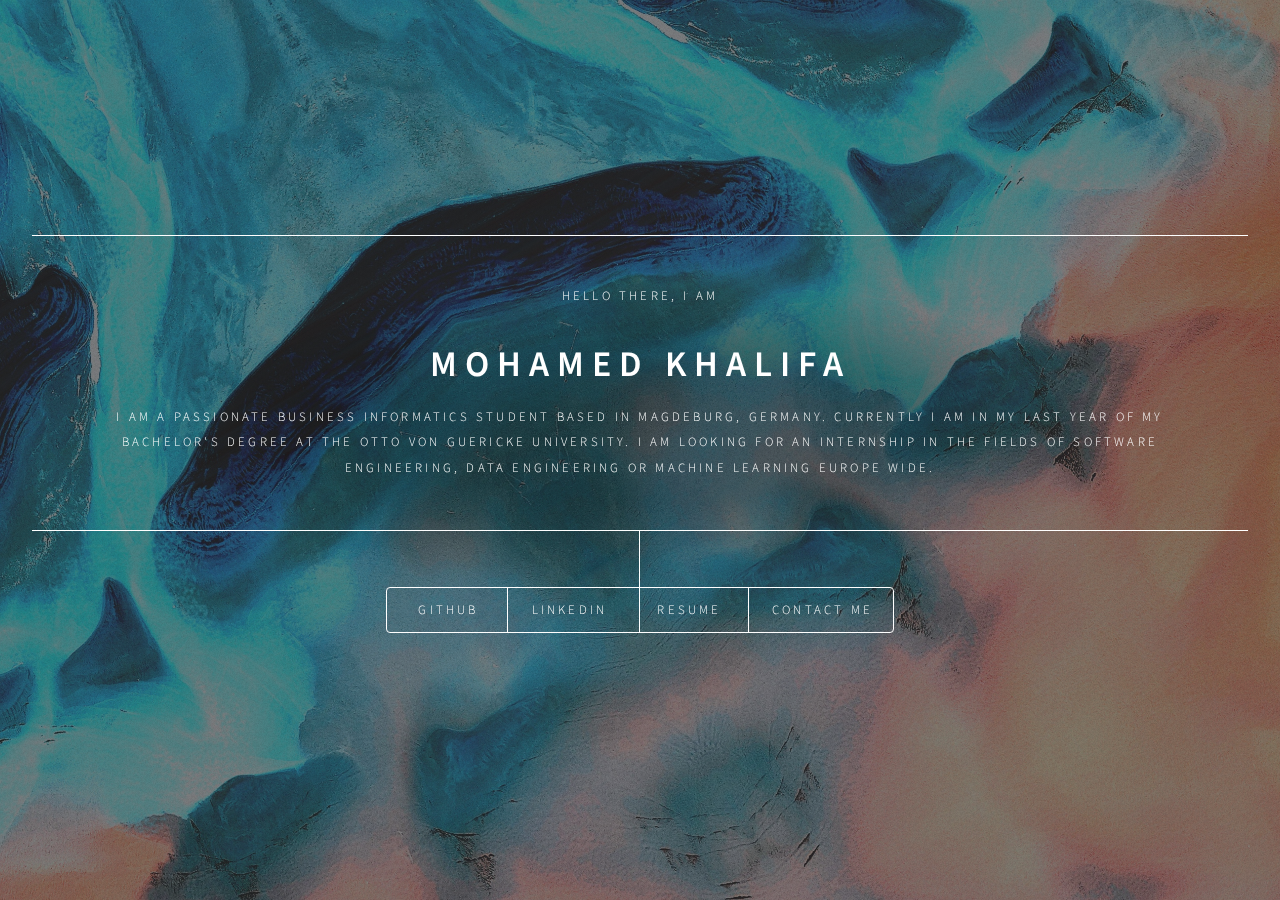
<file: index.html>
<!DOCTYPE HTML>
<html>
	<head>
		<title>Mohamed Khalifa</title>
		<meta charset="utf-8" />
		<meta name="viewport" content="width=device-width, initial-scale=1, user-scalable=no" />
		<link rel="stylesheet" href="assets/css/main.css" />
		<noscript><link rel="stylesheet" href="assets/css/noscript.css" /></noscript>
	</head>
	<body class="is-preload">

		<!-- Wrapper -->
			<div id="wrapper">

				<!-- Header -->
					<header id="header">
					
						<div class="content">
							<div class="inner">
								<p>Hello there, I am </p>
								<h1>Mohamed Khalifa</h1>
								<p>I am a passionate business informatics Student based in Magdeburg, Germany. Currently I am in my Last year of my bachelor's degree at the Otto von Guericke University. I am looking for an internship in the fields of software engineering, Data engineering or Machine Learning Europe wide.</a></p>
							</div>
						</div>
						<nav>
							<ul>
								<li><a href="https://github.com/mohamedheshamkhalifa" target="_blank">GitHub</a></li>
								<li><a href="https://www.linkedin.com/in/mohamed-khalifa98/" target="_blank">LinkedIn</a></li>
								<li><a href="./cv/cv.pdf" download>resume</a></li>
								<li><a href="mailto:mohamedheshamkhalifa@gmail.com">Contact me</a></li>
								<!--<li><a href="#elements">Elements</a></li>-->
							</ul>
						</nav>
					</header>	
				<!-- Footer -->
					<footer id="footer">
						
					</footer>
			</div>
		<!-- BG -->
			<div id="bg"></div>
		<!-- Scripts -->
			<script src="assets/js/jquery.min.js"></script>
			<script src="assets/js/browser.min.js"></script>
			<script src="assets/js/breakpoints.min.js"></script>
			<script src="assets/js/util.js"></script>
			<script src="assets/js/main.js"></script>

	</body>
</html>
</file>
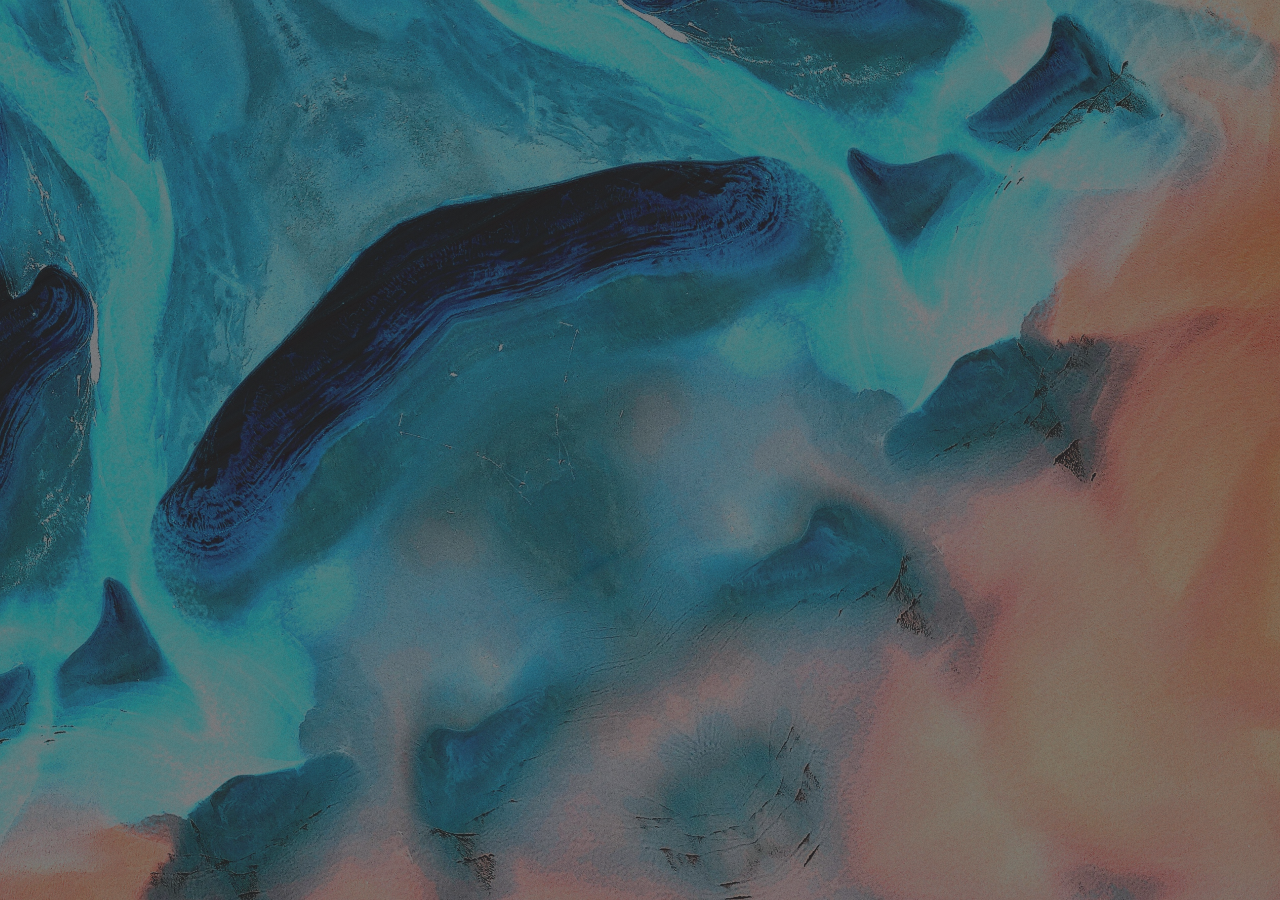
<file: Projects.html>
<!DOCTYPE HTML>
<html>
	<head>
		<title>Mohamed Khalifa</title>
		<meta charset="utf-8" />
		<meta name="viewport" content="width=device-width, initial-scale=1, user-scalable=no" />
		<link rel="stylesheet" href="assets/css/main.css" />
		<noscript><link rel="stylesheet" href="assets/css/noscript.css" /></noscript>
	</head>
	<body class="is-preload">

			
					<!-- tiles -->
					<section class="tiles">
							<a>
							</br></br></br></br></br></br></br></br></br></br></br></br></br></br></br></br></br></br></br></br>
								<h2 style="text-decoration:underline white;">MY  Projects</h2>
								<div class="content">
									<article class="style4">
										<a href="https://www.linkedin.com/in/mohamed-khalifa98/">
											<h2>Project 1</h2>
											<div class="content">
												<p>Sed nisl arcu euismod sit amet nisi lorem etiam dolor veroeros et feugiat.
											<button href="https://www.linkedin.com/in/mohamed-khalifa98/">View code</button></p>
										</div>
										</a>
									</article>
								</div>
							</a>
					</section>
				<!-- Footer -->
					<footer id="footer">
						
					</footer>
			</div>
			
		<!-- BG -->
			<div id="bg"></div>

		<!-- Scripts -->
			<script src="assets/js/jquery.min.js"></script>
			<script src="assets/js/browser.min.js"></script>
			<script src="assets/js/breakpoints.min.js"></script>
			<script src="assets/js/util.js"></script>
			<script src="assets/js/main.js"></script>

	</body>
</html>
</file>
<file: assets/css/noscript.css>
/*
	Dimension by HTML5 UP
	html5up.net | @ajlkn
	Free for personal and commercial use under the CCA 3.0 license (html5up.net/license)
*/

/* BG */

	body.is-preload #bg:before {
		background-color: transparent;
	}

/* Header */

	body.is-preload #header {
		-moz-filter: none;
		-webkit-filter: none;
		-ms-filter: none;
		filter: none;
	}

		body.is-preload #header > * {
			opacity: 1;
		}

		body.is-preload #header .content .inner {
			max-height: none;
			padding: 3rem 2rem;
			opacity: 1;
		}

/* Main */

	#main article {
		opacity: 1;
		margin: 4rem 0 0 0;
	}
</file>
<file: assets/css/main.css>
@import url(fontawesome-all.min.css);
@import url("https://fonts.googleapis.com/css?family=Source+Sans+Pro:300italic,600italic,300,600");

/*
	Dimension by HTML5 UP
	html5up.net | @ajlkn
	Free for personal and commercial use under the CCA 3.0 license (html5up.net/license)
*/

html, body, div, span, applet, object,
iframe, h1, h2, h3, h4, h5, h6, p, blockquote,
pre, a, abbr, acronym, address, big, cite,
code, del, dfn, em, img, ins, kbd, q, s, samp,
small, strike, strong, sub, sup, tt, var, b,
u, i, center, dl, dt, dd, ol, ul, li, fieldset,
form, label, legend, table, caption, tbody,
tfoot, thead, tr, th, td, article, aside,
canvas, details, embed, figure, figcaption,
footer, header, hgroup, menu, nav, output, ruby,
section, summary, time, mark, audio, video {
	margin: 0;
	padding: 0;
	border: 0;
	font-size: 100%;
	font: inherit;
	vertical-align: baseline;}

article, aside, details, figcaption, figure,
footer, header, hgroup, menu, nav, section {
	display: block;}

body {
	line-height: 1;
}

ol, ul {
	list-style: none;
}

blockquote, q {
	quotes: none;
}

	blockquote:before, blockquote:after, q:before, q:after {
		content: '';
		content: none;
	}

table {
	border-collapse: collapse;
	border-spacing: 0;
}

body {
	-webkit-text-size-adjust: none;
}

mark {
	background-color: transparent;
	color: inherit;
}

input::-moz-focus-inner {
	border: 0;
	padding: 0;
}

input, select, textarea {
	-moz-appearance: none;
	-webkit-appearance: none;
	-ms-appearance: none;
	appearance: none;
}

/* Basic */

	@-ms-viewport {
		width: device-width;
	}

	@media screen and (max-width: 480px) {

		html, body {
			min-width: 320px;
		}

	}

	html {
		box-sizing: border-box;
	}

	*, *:before, *:after {
		box-sizing: inherit;
	}

	body {
		background: #1b1f22;
	}

		body.is-preload *, body.is-preload *:before, body.is-preload *:after {
			-moz-animation: none !important;
			-webkit-animation: none !important;
			-ms-animation: none !important;
			animation: none !important;
			-moz-transition: none !important;
			-webkit-transition: none !important;
			-ms-transition: none !important;
			transition: none !important;
		}

/* Type */

	html {
		font-size: 16pt;
	}

		@media screen and (max-width: 1680px) {

			html {
				font-size: 12pt;
			}

		}

		@media screen and (max-width: 736px) {

			html {
				font-size: 11pt;
			}

		}

		@media screen and (max-width: 360px) {

			html {
				font-size: 10pt;
			}

		}

	body, input, select, textarea {
		color: #ffffff;
		font-family: "Source Sans Pro", sans-serif;
		font-weight: 300;
		font-size: 1rem;
		line-height: 1.65;
	}

	a {
		-moz-transition: color 0.2s ease-in-out, background-color 0.2s ease-in-out, border-bottom-color 0.2s ease-in-out;
		-webkit-transition: color 0.2s ease-in-out, background-color 0.2s ease-in-out, border-bottom-color 0.2s ease-in-out;
		-ms-transition: color 0.2s ease-in-out, background-color 0.2s ease-in-out, border-bottom-color 0.2s ease-in-out;
		transition: color 0.2s ease-in-out, background-color 0.2s ease-in-out, border-bottom-color 0.2s ease-in-out;
		border-bottom: dotted 1px rgba(255, 255, 255, 0.5);
		text-decoration: none;
		color: inherit;
	}

		a:hover {
			border-bottom-color: transparent;
		}

	strong, b {
		color: #ffffff;
		font-weight: 600;
	}

	em, i {
		font-style: italic;
	}

	p {
		margin: 0 0 2rem 0;
	}

	h1, h2, h3, h4, h5, h6 {
		color: #ffffff;
		font-weight: 600;
		line-height: 1.5;
		margin: 0 0 1rem 0;
		text-transform: uppercase;
		letter-spacing: 0.2rem;
	}

		h1 a, h2 a, h3 a, h4 a, h5 a, h6 a {
			color: inherit;
			text-decoration: none;
		}

		h1.major, h2.major, h3.major, h4.major, h5.major, h6.major {
			border-bottom: solid 1px #ffffff;
			width: -moz-max-content;
			width: -webkit-max-content;
			width: -ms-max-content;
			width: max-content;
			padding-bottom: 0.5rem;
			margin: 0 0 2rem 0;
		}

	h1 {
		font-size: 2.25rem;
		line-height: 1.3;
		letter-spacing: 0.5rem;
	}

	h2 {
		font-size: 1.5rem;
		line-height: 1.4;
		letter-spacing: 0.5rem;
	}

	h3 {
		font-size: 1rem;
	}

	h4 {
		font-size: 0.8rem;
	}

	h5 {
		font-size: 0.7rem;
	}

	h6 {
		font-size: 0.6rem;
	}

	@media screen and (max-width: 736px) {

		h1 {
			font-size: 1.75rem;
			line-height: 1.4;
		}

		h2 {
			font-size: 1.25em;
			line-height: 1.5;
		}

	}

	sub {
		font-size: 0.8rem;
		position: relative;
		top: 0.5rem;
	}

	sup {
		font-size: 0.8rem;
		position: relative;
		top: -0.5rem;
	}

	blockquote {
		border-left: solid 4px #ffffff;
		font-style: italic;
		margin: 0 0 2rem 0;
		padding: 0.5rem 0 0.5rem 2rem;
	}

	code {
		background: rgba(255, 255, 255, 0.075);
		border-radius: 4px;
		font-family: "Courier New", monospace;
		font-size: 0.9rem;
		margin: 0 0.25rem;
		padding: 0.25rem 0.65rem;
	}

	pre {
		-webkit-overflow-scrolling: touch;
		font-family: "Courier New", monospace;
		font-size: 0.9rem;
		margin: 0 0 2rem 0;
	}

		pre code {
			display: block;
			line-height: 1.75;
			padding: 1rem 1.5rem;
			overflow-x: auto;
		}

	hr {
		border: 0;
		border-bottom: solid 1px #ffffff;
		margin: 2.75rem 0;
	}

	.align-left {
		text-align: left;
	}

	.align-center {
		text-align: center;
	}

	.align-right {
		text-align: right;
	}

/* Form */

	form {
		margin: 0 0 2rem 0;
	}

		form > :last-child {
			margin-bottom: 0;
		}

		form > .fields {
			display: -moz-flex;
			display: -webkit-flex;
			display: -ms-flex;
			display: flex;
			-moz-flex-wrap: wrap;
			-webkit-flex-wrap: wrap;
			-ms-flex-wrap: wrap;
			flex-wrap: wrap;
			width: calc(100% + 3rem);
			margin: -1.5rem 0 2rem -1.5rem;
		}

			form > .fields > .field {
				-moz-flex-grow: 0;
				-webkit-flex-grow: 0;
				-ms-flex-grow: 0;
				flex-grow: 0;
				-moz-flex-shrink: 0;
				-webkit-flex-shrink: 0;
				-ms-flex-shrink: 0;
				flex-shrink: 0;
				padding: 1.5rem 0 0 1.5rem;
				width: calc(100% - 1.5rem);
			}

				form > .fields > .field.half {
					width: calc(50% - 0.75rem);
				}

				form > .fields > .field.third {
					width: calc(100%/3 - 0.5rem);
				}

				form > .fields > .field.quarter {
					width: calc(25% - 0.375rem);
				}

		@media screen and (max-width: 480px) {

			form > .fields {
				width: calc(100% + 3rem);
				margin: -1.5rem 0 2rem -1.5rem;
			}

				form > .fields > .field {
					padding: 1.5rem 0 0 1.5rem;
					width: calc(100% - 1.5rem);
				}

					form > .fields > .field.half {
						width: calc(100% - 1.5rem);
					}

					form > .fields > .field.third {
						width: calc(100% - 1.5rem);
					}

					form > .fields > .field.quarter {
						width: calc(100% - 1.5rem);
					}

		}

	label {
		color: #ffffff;
		display: block;
		font-size: 0.8rem;
		font-weight: 300;
		letter-spacing: 0.2rem;
		line-height: 1.5;
		margin: 0 0 1rem 0;
		text-transform: uppercase;
	}

	input[type="text"],
	input[type="password"],
	input[type="email"],
	input[type="tel"],
	select,
	textarea {
		-moz-appearance: none;
		-webkit-appearance: none;
		-ms-appearance: none;
		appearance: none;
		-moz-transition: border-color 0.2s ease-in-out, box-shadow 0.2s ease-in-out, background-color 0.2s ease-in-out;
		-webkit-transition: border-color 0.2s ease-in-out, box-shadow 0.2s ease-in-out, background-color 0.2s ease-in-out;
		-ms-transition: border-color 0.2s ease-in-out, box-shadow 0.2s ease-in-out, background-color 0.2s ease-in-out;
		transition: border-color 0.2s ease-in-out, box-shadow 0.2s ease-in-out, background-color 0.2s ease-in-out;
		background-color: transparent;
		border-radius: 4px;
		border: solid 1px #ffffff;
		color: inherit;
		display: block;
		outline: 0;
		padding: 0 1rem;
		text-decoration: none;
		width: 100%;
	}

		input[type="text"]:invalid,
		input[type="password"]:invalid,
		input[type="email"]:invalid,
		input[type="tel"]:invalid,
		select:invalid,
		textarea:invalid {
			box-shadow: none;
		}

		input[type="text"]:focus,
		input[type="password"]:focus,
		input[type="email"]:focus,
		input[type="tel"]:focus,
		select:focus,
		textarea:focus {
			background: rgba(255, 255, 255, 0.075);
			border-color: #ffffff;
			box-shadow: 0 0 0 1px #ffffff;
		}

	select {
		background-image: url("data:image/svg+xml;charset=utf8,%3Csvg xmlns='http://www.w3.org/2000/svg' width='40' height='40' preserveAspectRatio='none' viewBox='0 0 40 40'%3E%3Cpath d='M9.4,12.3l10.4,10.4l10.4-10.4c0.2-0.2,0.5-0.4,0.9-0.4c0.3,0,0.6,0.1,0.9,0.4l3.3,3.3c0.2,0.2,0.4,0.5,0.4,0.9 c0,0.4-0.1,0.6-0.4,0.9L20.7,31.9c-0.2,0.2-0.5,0.4-0.9,0.4c-0.3,0-0.6-0.1-0.9-0.4L4.3,17.3c-0.2-0.2-0.4-0.5-0.4-0.9 c0-0.4,0.1-0.6,0.4-0.9l3.3-3.3c0.2-0.2,0.5-0.4,0.9-0.4S9.1,12.1,9.4,12.3z' fill='%23ffffff' /%3E%3C/svg%3E");
		background-size: 1.25rem;
		background-repeat: no-repeat;
		background-position: calc(100% - 1rem) center;
		height: 2.75rem;
		padding-right: 2.75rem;
		text-overflow: ellipsis;
	}

		select option {
			color: #ffffff;
			background: #1b1f22;
		}

		select:focus::-ms-value {
			background-color: transparent;
		}

		select::-ms-expand {
			display: none;
		}

	input[type="text"],
	input[type="password"],
	input[type="email"],
	select {
		height: 2.75rem;
	}

	textarea {
		padding: 0.75rem 1rem;
	}

	input[type="checkbox"],
	input[type="radio"] {
		-moz-appearance: none;
		-webkit-appearance: none;
		-ms-appearance: none;
		appearance: none;
		display: block;
		float: left;
		margin-right: -2rem;
		opacity: 0;
		width: 1rem;
		z-index: -1;
	}

		input[type="checkbox"] + label,
		input[type="radio"] + label {
			text-decoration: none;
			-moz-user-select: none;
			-webkit-user-select: none;
			-ms-user-select: none;
			user-select: none;
			color: #ffffff;
			cursor: pointer;
			display: inline-block;
			font-size: 0.8rem;
			font-weight: 300;
			margin: 0 0 0.5rem 0;
			padding-left: 2.65rem;
			padding-right: 0.75rem;
			position: relative;
		}

			input[type="checkbox"] + label:before,
			input[type="radio"] + label:before {
				-moz-osx-font-smoothing: grayscale;
				-webkit-font-smoothing: antialiased;
				display: inline-block;
				font-style: normal;
				font-variant: normal;
				text-rendering: auto;
				line-height: 1;
				text-transform: none !important;
				font-family: 'Font Awesome 5 Free';
				font-weight: 900;
			}

			input[type="checkbox"] + label:before,
			input[type="radio"] + label:before {
				-moz-transition: border-color 0.2s ease-in-out, box-shadow 0.2s ease-in-out, background-color 0.2s ease-in-out;
				-webkit-transition: border-color 0.2s ease-in-out, box-shadow 0.2s ease-in-out, background-color 0.2s ease-in-out;
				-ms-transition: border-color 0.2s ease-in-out, box-shadow 0.2s ease-in-out, background-color 0.2s ease-in-out;
				transition: border-color 0.2s ease-in-out, box-shadow 0.2s ease-in-out, background-color 0.2s ease-in-out;
				border-radius: 4px;
				border: solid 1px #ffffff;
				content: '';
				display: inline-block;
				height: 1.65rem;
				left: 0;
				line-height: 1.65rem;
				position: absolute;
				text-align: center;
				top: -0.15rem;
				width: 1.65rem;
			}

		input[type="checkbox"]:checked + label:before,
		input[type="radio"]:checked + label:before {
			background: #ffffff !important;
			border-color: #ffffff !important;
			color: #1b1f22;
			content: '\f00c';
		}

		input[type="checkbox"]:focus + label:before,
		input[type="radio"]:focus + label:before {
			background: rgba(255, 255, 255, 0.075);
			border-color: #ffffff;
			box-shadow: 0 0 0 1px #ffffff;
		}

	input[type="checkbox"] + label:before {
		border-radius: 4px;
	}

	input[type="radio"] + label:before {
		border-radius: 100%;
	}

	::-webkit-input-placeholder {
		color: rgba(255, 255, 255, 0.5) !important;
		opacity: 1.0;
	}

	:-moz-placeholder {
		color: rgba(255, 255, 255, 0.5) !important;
		opacity: 1.0;
	}

	::-moz-placeholder {
		color: rgba(255, 255, 255, 0.5) !important;
		opacity: 1.0;
	}

	:-ms-input-placeholder {
		color: rgba(255, 255, 255, 0.5) !important;
		opacity: 1.0;
	}

	.formerize-placeholder {
		color: rgba(255, 255, 255, 0.5) !important;
		opacity: 1.0;
	}

/* Box */

	.box {
		border-radius: 4px;
		border: solid 1px #ffffff;
		margin-bottom: 2rem;
		padding: 1.5em;
	}

		.box > :last-child,
		.box > :last-child > :last-child,
		.box > :last-child > :last-child > :last-child {
			margin-bottom: 0;
		}

		.box.alt {
			border: 0;
			border-radius: 0;
			padding: 0;
		}


/* Icon */

	.icon {
		text-decoration: none;
		border-bottom: none;
		position: relative;
	}

		.icon:before {
			-moz-osx-font-smoothing: grayscale;
			-webkit-font-smoothing: antialiased;
			display: inline-block;
			font-style: normal;
			font-variant: normal;
			text-rendering: auto;
			line-height: 1;
			text-transform: none !important;
			font-family: 'Font Awesome 5 Free';
			font-weight: 400;
		}

		.icon > .label {
			display: none;
		}

		.icon:before {
			line-height: inherit;
		}

		.icon.solid:before {
			font-weight: 900;
		}

		.icon.brands:before {
			font-family: 'Font Awesome 5 Brands';
		}

/* Image */

	.image {
		border-radius: 4px;
		border: 0;
		display: inline-block;
		position: relative;
	}

		.image:before {
			pointer-events: none;
			background-image: url("../../images/overlay.png");
			background-color: rgba(19, 21, 25, 0.5);
			border-radius: 4px;
			content: '';
			display: block;
			height: 100%;
			left: 0;
			opacity: 0.5;
			position: absolute;
			top: 0;
			width: 100%;
		}

		.image img {
			border-radius: 4px;
			display: block;
		}

		.image.left, .image.right {
			max-width: 40%;
		}

			.image.left img, .image.right img {
				width: 100%;
			}

		.image.left {
			float: left;
			padding: 0 1.5em 1em 0;
			top: 0.25em;
		}

		.image.right {
			float: right;
			padding: 0 0 1em 1.5em;
			top: 0.25em;
		}

		.image.fit {
			display: block;
			margin: 0 0 2rem 0;
			width: 100%;
		}

			.image.fit img {
				width: 100%;
			}

		.image.main {
			display: block;
			margin: 2.5rem 0;
			width: 100%;
		}

			.image.main img {
				width: 100%;
			}

		@media screen and (max-width: 736px) {

			.image.main {
				margin: 2rem 0;
			}

		}

		@media screen and (max-width: 480px) {

			.image.main {
				margin: 1.5rem 0;
			}

		}

/* List */

	ol {
		list-style: decimal;
		margin: 0 0 2rem 0;
		padding-left: 1.25em;
	}

		ol li {
			padding-left: 0.25em;
		}

	ul {
		list-style: disc;
		margin: 0 0 2rem 0;
		padding-left: 1em;
	}

		ul li {
			padding-left: 0.5em;
		}

		ul.alt {
			list-style: none;
			padding-left: 0;
		}

			ul.alt li {
				border-top: solid 1px #ffffff;
				padding: 0.5em 0;
			}

				ul.alt li:first-child {
					border-top: 0;
					padding-top: 0;
				}

	dl {
		margin: 0 0 2rem 0;
	}

		dl dt {
			display: block;
			font-weight: 600;
			margin: 0 0 1rem 0;
		}

		dl dd {
			margin-left: 2rem;
		}

/* Actions */

	ul.actions {
		display: -moz-flex;
		display: -webkit-flex;
		display: -ms-flex;
		display: flex;
		cursor: default;
		list-style: none;
		margin-left: -1rem;
		padding-left: 0;
	}

		ul.actions li {
			padding: 0 0 0 1rem;
			vertical-align: middle;
		}

		ul.actions.special {
			-moz-justify-content: center;
			-webkit-justify-content: center;
			-ms-justify-content: center;
			justify-content: center;
			width: 100%;
			margin-left: 0;
		}

			ul.actions.special li:first-child {
				padding-left: 0;
			}

		ul.actions.stacked {
			-moz-flex-direction: column;
			-webkit-flex-direction: column;
			-ms-flex-direction: column;
			flex-direction: column;
			margin-left: 0;
		}

			ul.actions.stacked li {
				padding: 1.3rem 0 0 0;
			}

				ul.actions.stacked li:first-child {
					padding-top: 0;
				}

		ul.actions.fit {
			width: calc(100% + 1rem);
		}

			ul.actions.fit li {
				-moz-flex-grow: 1;
				-webkit-flex-grow: 1;
				-ms-flex-grow: 1;
				flex-grow: 1;
				-moz-flex-shrink: 1;
				-webkit-flex-shrink: 1;
				-ms-flex-shrink: 1;
				flex-shrink: 1;
				width: 100%;
			}

				ul.actions.fit li > * {
					width: 100%;
				}

			ul.actions.fit.stacked {
				width: 100%;
			}

		@media screen and (max-width: 480px) {

			ul.actions:not(.fixed) {
				-moz-flex-direction: column;
				-webkit-flex-direction: column;
				-ms-flex-direction: column;
				flex-direction: column;
				margin-left: 0;
				width: 100% !important;
			}

				ul.actions:not(.fixed) li {
					-moz-flex-grow: 1;
					-webkit-flex-grow: 1;
					-ms-flex-grow: 1;
					flex-grow: 1;
					-moz-flex-shrink: 1;
					-webkit-flex-shrink: 1;
					-ms-flex-shrink: 1;
					flex-shrink: 1;
					padding: 1rem 0 0 0;
					text-align: center;
					width: 100%;
				}

					ul.actions:not(.fixed) li > * {
						width: 100%;
					}

					ul.actions:not(.fixed) li:first-child {
						padding-top: 0;
					}

					ul.actions:not(.fixed) li input[type="submit"],
					ul.actions:not(.fixed) li input[type="reset"],
					ul.actions:not(.fixed) li input[type="button"],
					ul.actions:not(.fixed) li button,
					ul.actions:not(.fixed) li .button {
						width: 100%;
					}

						ul.actions:not(.fixed) li input[type="submit"].icon:before,
						ul.actions:not(.fixed) li input[type="reset"].icon:before,
						ul.actions:not(.fixed) li input[type="button"].icon:before,
						ul.actions:not(.fixed) li button.icon:before,
						ul.actions:not(.fixed) li .button.icon:before {
							margin-left: -0.5em;
						}

		}

/* Icons */

	ul.icons {
		cursor: default;
		list-style: none;
		padding-left: 0;
	}

		ul.icons li {
			display: inline-block;
			padding: 0 0.75em 0 0;
		}

			ul.icons li:last-child {
				padding-right: 0;
			}

			ul.icons li a {
				border-radius: 100%;
				box-shadow: inset 0 0 0 1px #ffffff;
				display: inline-block;
				height: 2.25rem;
				line-height: 2.25rem;
				text-align: center;
				width: 2.25rem;
			}

				ul.icons li a:hover {
					background-color: rgba(255, 255, 255, 0.075);
				}

				ul.icons li a:active {
					background-color: rgba(255, 255, 255, 0.175);
				}

/* Table */

	.table-wrapper {
		-webkit-overflow-scrolling: touch;
		overflow-x: auto;
	}

	table {
		margin: 0 0 2rem 0;
		width: 100%;
	}

		table tbody tr {
			border: solid 1px #ffffff;
			border-left: 0;
			border-right: 0;
		}

			table tbody tr:nth-child(2n + 1) {
				background-color: rgba(255, 255, 255, 0.075);
			}

		table td {
			padding: 0.75em 0.75em;
		}

		table th {
			color: #ffffff;
			font-size: 0.9em;
			font-weight: 600;
			padding: 0 0.75em 0.75em 0.75em;
			text-align: left;
		}

		table thead {
			border-bottom: solid 2px #ffffff;
		}

		table tfoot {
			border-top: solid 2px #ffffff;
		}

		table.alt {
			border-collapse: separate;
		}

			table.alt tbody tr td {
				border: solid 1px #ffffff;
				border-left-width: 0;
				border-top-width: 0;
			}

				table.alt tbody tr td:first-child {
					border-left-width: 1px;
				}

			table.alt tbody tr:first-child td {
				border-top-width: 1px;
			}

			table.alt thead {
				border-bottom: 0;
			}

			table.alt tfoot {
				border-top: 0;
			}

/* Button */

	input[type="submit"],
	input[type="reset"],
	input[type="button"],
	button,
	.button {
		-moz-appearance: none;
		-webkit-appearance: none;
		-ms-appearance: none;
		appearance: none;
		-moz-transition: background-color 0.2s ease-in-out, color 0.2s ease-in-out;
		-webkit-transition: background-color 0.2s ease-in-out, color 0.2s ease-in-out;
		-ms-transition: background-color 0.2s ease-in-out, color 0.2s ease-in-out;
		transition: background-color 0.2s ease-in-out, color 0.2s ease-in-out;
		background-color: transparent;
		border-radius: 4px;
		border: 0;
		box-shadow: inset 0 0 0 1px #ffffff;
		color: #ffffff !important;
		cursor: pointer;
		display: inline-block;
		font-size: 0.8rem;
		font-weight: 300;
		height: 2.75rem;
		letter-spacing: 0.2rem;
		line-height: 2.75rem;
		outline: 0;
		padding: 0 1.25rem 0 1.35rem;
		text-align: center;
		text-decoration: none;
		text-transform: uppercase;
		white-space: nowrap;
	}

		input[type="submit"]:hover,
		input[type="reset"]:hover,
		input[type="button"]:hover,
		button:hover,
		.button:hover {
			background-color: rgba(255, 255, 255, 0.075);
		}

		input[type="submit"]:active,
		input[type="reset"]:active,
		input[type="button"]:active,
		button:active,
		.button:active {
			background-color: rgba(255, 255, 255, 0.175);
		}

		input[type="submit"].icon:before,
		input[type="reset"].icon:before,
		input[type="button"].icon:before,
		button.icon:before,
		.button.icon:before {
			margin-right: 0.5em;
		}

		input[type="submit"].fit,
		input[type="reset"].fit,
		input[type="button"].fit,
		button.fit,
		.button.fit {
			width: 100%;
		}

		input[type="submit"].small,
		input[type="reset"].small,
		input[type="button"].small,
		button.small,
		.button.small {
			font-size: 0.6rem;
			height: 2.0625rem;
			line-height: 2.0625rem;
		}

		input[type="submit"].primary,
		input[type="reset"].primary,
		input[type="button"].primary,
		button.primary,
		.button.primary {
			background-color: #ffffff;
			color: #1b1f22 !important;
			font-weight: 600;
		}

		input[type="submit"].disabled, input[type="submit"]:disabled,
		input[type="reset"].disabled,
		input[type="reset"]:disabled,
		input[type="button"].disabled,
		input[type="button"]:disabled,
		button.disabled,
		button:disabled,
		.button.disabled,
		.button:disabled {
			pointer-events: none;
			cursor: default;
			opacity: 0.25;
		}

	input[type="submit"],
	input[type="reset"],
	input[type="button"],
	button {
		line-height: calc(2.75rem - 2px);
	}

/* BG */

	#bg {
		-moz-transform: scale(1.0);
		-webkit-transform: scale(1.0);
		-ms-transform: scale(1.0);
		transform: scale(1.0);
		-webkit-backface-visibility: hidden;
		position: fixed;
		top: 0;
		left: 0;
		width: 100%;
		height: 100vh;
		z-index: 1;
	}

		#bg:before, #bg:after {
			content: '';
			display: block;
			position: absolute;
			top: 0;
			left: 0;
			width: 100%;
			height: 100%;
		}

		#bg:before {
			-moz-transition: background-color 2.5s ease-in-out;
			-webkit-transition: background-color 2.5s ease-in-out;
			-ms-transition: background-color 2.5s ease-in-out;
			transition: background-color 2.5s ease-in-out;
			-moz-transition-delay: 0.75s;
			-webkit-transition-delay: 0.75s;
			-ms-transition-delay: 0.75s;
			transition-delay: 0.75s;
			background-image: linear-gradient(to top, rgba(19, 21, 25, 0.5), rgba(19, 21, 25, 0.5)), url("../../images/overlay.png");
			background-size: auto,
 256px 256px;
			background-position: center,
 center;
			background-repeat: no-repeat,
 repeat;
			z-index: 2;
		}

		#bg:after {
			-moz-transform: scale(1.125);
			-webkit-transform: scale(1.125);
			-ms-transform: scale(1.125);
			transform: scale(1.125);
			-moz-transition: -moz-transform 0.325s ease-in-out, -moz-filter 0.325s ease-in-out;
			-webkit-transition: -webkit-transform 0.325s ease-in-out, -webkit-filter 0.325s ease-in-out;
			-ms-transition: -ms-transform 0.325s ease-in-out, -ms-filter 0.325s ease-in-out;
			transition: transform 0.325s ease-in-out, filter 0.325s ease-in-out;
			background-image: url("../../images/bg.jpg");
			background-position: center;
			background-size: cover;
			background-repeat: no-repeat;
			z-index: 1;
		}

		body.is-article-visible #bg:after {
			-moz-transform: scale(1.0825);
			-webkit-transform: scale(1.0825);
			-ms-transform: scale(1.0825);
			transform: scale(1.0825);
			-moz-filter: blur(0.2rem);
			-webkit-filter: blur(0.2rem);
			-ms-filter: blur(0.2rem);
			filter: blur(0.2rem);
		}

		body.is-preload #bg:before {
			background-color: #000000;
		}

/* Wrapper */

	#wrapper {
		display: -moz-flex;
		display: -webkit-flex;
		display: -ms-flex;
		display: flex;
		-moz-flex-direction: column;
		-webkit-flex-direction: column;
		-ms-flex-direction: column;
		flex-direction: column;
		-moz-align-items: center;
		-webkit-align-items: center;
		-ms-align-items: center;
		align-items: center;
		-moz-justify-content: space-between;
		-webkit-justify-content: space-between;
		-ms-justify-content: space-between;
		justify-content: space-between;
		position: relative;
		min-height: 100vh;
		width: 100%;
		padding: 4rem 2rem;
		z-index: 3;
	}

		#wrapper:before {
			content: '';
			display: block;
		}

		@media screen and (max-width: 1680px) {

			#wrapper {
				padding: 3rem 2rem;
			}

		}

		@media screen and (max-width: 736px) {

			#wrapper {
				padding: 2rem 1rem;
			}

		}

		@media screen and (max-width: 480px) {

			#wrapper {
				padding: 1rem;
			}

		}

/* Header */

	#header {
		display: -moz-flex;
		display: -webkit-flex;
		display: -ms-flex;
		display: flex;
		-moz-flex-direction: column;
		-webkit-flex-direction: column;
		-ms-flex-direction: column;
		flex-direction: column;
		-moz-align-items: center;
		-webkit-align-items: center;
		-ms-align-items: center;
		align-items: center;
		-moz-transition: -moz-transform 0.325s ease-in-out, -moz-filter 0.325s ease-in-out, opacity 0.325s ease-in-out;
		-webkit-transition: -webkit-transform 0.325s ease-in-out, -webkit-filter 0.325s ease-in-out, opacity 0.325s ease-in-out;
		-ms-transition: -ms-transform 0.325s ease-in-out, -ms-filter 0.325s ease-in-out, opacity 0.325s ease-in-out;
		transition: transform 0.325s ease-in-out, filter 0.325s ease-in-out, opacity 0.325s ease-in-out;
		background-image: -moz-radial-gradient(rgba(0, 0, 0, 0.25) 25%, rgba(0, 0, 0, 0) 55%);
		background-image: -webkit-radial-gradient(rgba(0, 0, 0, 0.25) 25%, rgba(0, 0, 0, 0) 55%);
		background-image: -ms-radial-gradient(rgba(0, 0, 0, 0.25) 25%, rgba(0, 0, 0, 0) 55%);
		background-image: radial-gradient(rgba(0, 0, 0, 0.25) 25%, rgba(0, 0, 0, 0) 55%);
		max-width: 100%;
		text-align: center;
	}

		#header > * {
			-moz-transition: opacity 0.325s ease-in-out;
			-webkit-transition: opacity 0.325s ease-in-out;
			-ms-transition: opacity 0.325s ease-in-out;
			transition: opacity 0.325s ease-in-out;
			position: relative;
			margin-top: 3.5rem;
		}

			#header > *:before {
				content: '';
				display: block;
				position: absolute;
				top: calc(-3.5rem - 1px);
				left: calc(50% - 1px);
				width: 1px;
				height: calc(3.5rem + 1px);
				background: #ffffff;
			}

		#header > :first-child {
			margin-top: 0;
		}

			#header > :first-child:before {
				display: none;
			}

		#header .logo {
			width: 5.5rem;
			height: 5.5rem;
			line-height: 5.5rem;
			border: solid 1px #ffffff;
			border-radius: 100%;
		}

			#header .logo .icon:before {
				font-size: 2rem;
			}

		#header .content {
			border-style: solid;
			border-color: #ffffff;
			border-top-width: 1px;
			border-bottom-width: 1px;
			max-width: 100%;
		}

			#header .content .inner {
				-moz-transition: max-height 0.75s ease, padding 0.75s ease, opacity 0.325s ease-in-out;
				-webkit-transition: max-height 0.75s ease, padding 0.75s ease, opacity 0.325s ease-in-out;
				-ms-transition: max-height 0.75s ease, padding 0.75s ease, opacity 0.325s ease-in-out;
				transition: max-height 0.75s ease, padding 0.75s ease, opacity 0.325s ease-in-out;
				-moz-transition-delay: 0.25s;
				-webkit-transition-delay: 0.25s;
				-ms-transition-delay: 0.25s;
				transition-delay: 0.25s;
				padding: 3rem 2rem;
				max-height: 40rem;
				overflow: hidden;
			}

				#header .content .inner > :last-child {
					margin-bottom: 0;
				}

			#header .content p {
				text-transform: uppercase;
				letter-spacing: 0.2rem;
				font-size: 0.8rem;
				line-height: 2;
			}

		#header nav ul {
			display: -moz-flex;
			display: -webkit-flex;
			display: -ms-flex;
			display: flex;
			margin-bottom: 0;
			list-style: none;
			padding-left: 0;
			border: solid 1px #ffffff;
			border-radius: 4px;
		}

			#header nav ul li {
				padding-left: 0;
				border-left: solid 1px #ffffff;
			}

				#header nav ul li:first-child {
					border-left: 0;
				}

				#header nav ul li a {
					display: block;
					min-width: 7.5rem;
					height: 2.75rem;
					line-height: 2.75rem;
					padding: 0 1.25rem 0 1.45rem;
					text-transform: uppercase;
					letter-spacing: 0.2rem;
					font-size: 0.8rem;
					border-bottom: 0;
				}

					#header nav ul li a:hover {
						background-color: rgba(255, 255, 255, 0.075);
					}

					#header nav ul li a:active {
						background-color: rgba(255, 255, 255, 0.175);
					}

		#header nav.use-middle:after {
			content: '';
			display: block;
			position: absolute;
			top: 0;
			left: calc(50% - 1px);
			width: 1px;
			height: 100%;
			background: #ffffff;
		}

		#header nav.use-middle ul li.is-middle {
			border-left: 0;
		}

		body.is-article-visible #header {
			-moz-transform: scale(0.95);
			-webkit-transform: scale(0.95);
			-ms-transform: scale(0.95);
			transform: scale(0.95);
			-moz-filter: blur(0.1rem);
			-webkit-filter: blur(0.1rem);
			-ms-filter: blur(0.1rem);
			filter: blur(0.1rem);
			opacity: 0;
		}

		body.is-preload #header {
			-moz-filter: blur(0.125rem);
			-webkit-filter: blur(0.125rem);
			-ms-filter: blur(0.125rem);
			filter: blur(0.125rem);
		}

			body.is-preload #header > * {
				opacity: 0;
			}

			body.is-preload #header .content .inner {
				max-height: 0;
				padding-top: 0;
				padding-bottom: 0;
				opacity: 0;
			}

		@media screen and (max-width: 980px) {

			#header .content p br {
				display: none;
			}

		}

		@media screen and (max-width: 736px) {

			#header > * {
				margin-top: 2rem;
			}

				#header > *:before {
					top: calc(-2rem - 1px);
					height: calc(2rem + 1px);
				}

			#header .logo {
				width: 4.75rem;
				height: 4.75rem;
				line-height: 4.75rem;
			}

				#header .logo .icon:before {
					font-size: 1.75rem;
				}

			#header .content .inner {
				padding: 2.5rem 1rem;
			}

			#header .content p {
				line-height: 1.875;
			}

		}

		@media screen and (max-width: 480px) {

			#header {
				padding: 1.5rem 0;
			}

				#header .content .inner {
					padding: 2.5rem 0;
				}

				#header nav ul {
					-moz-flex-direction: column;
					-webkit-flex-direction: column;
					-ms-flex-direction: column;
					flex-direction: column;
					min-width: 10rem;
					max-width: 100%;
				}

					#header nav ul li {
						border-left: 0;
						border-top: solid 1px #ffffff;
					}

						#header nav ul li:first-child {
							border-top: 0;
						}

						#header nav ul li a {
							height: 3rem;
							line-height: 3rem;
							min-width: 0;
							width: 100%;
						}

				#header nav.use-middle:after {
					display: none;
				}

		}

/* Main */

	#main {
		-moz-flex-grow: 1;
		-webkit-flex-grow: 1;
		-ms-flex-grow: 1;
		flex-grow: 1;
		-moz-flex-shrink: 1;
		-webkit-flex-shrink: 1;
		-ms-flex-shrink: 1;
		flex-shrink: 1;
		display: -moz-flex;
		display: -webkit-flex;
		display: -ms-flex;
		display: flex;
		-moz-align-items: center;
		-webkit-align-items: center;
		-ms-align-items: center;
		align-items: center;
		-moz-justify-content: center;
		-webkit-justify-content: center;
		-ms-justify-content: center;
		justify-content: center;
		-moz-flex-direction: column;
		-webkit-flex-direction: column;
		-ms-flex-direction: column;
		flex-direction: column;
		position: relative;
		max-width: 100%;
		z-index: 3;
	}

		#main article {
			-moz-transform: translateY(0.25rem);
			-webkit-transform: translateY(0.25rem);
			-ms-transform: translateY(0.25rem);
			transform: translateY(0.25rem);
			-moz-transition: opacity 0.325s ease-in-out, -moz-transform 0.325s ease-in-out;
			-webkit-transition: opacity 0.325s ease-in-out, -webkit-transform 0.325s ease-in-out;
			-ms-transition: opacity 0.325s ease-in-out, -ms-transform 0.325s ease-in-out;
			transition: opacity 0.325s ease-in-out, transform 0.325s ease-in-out;
			padding: 4.5rem 2.5rem 1.5rem 2.5rem ;
			position: relative;
			width: 40rem;
			max-width: 100%;
			background-color: rgba(27, 31, 34, 0.85);
			border-radius: 4px;
			opacity: 0;
		}

			#main article.active {
				-moz-transform: translateY(0);
				-webkit-transform: translateY(0);
				-ms-transform: translateY(0);
				transform: translateY(0);
				opacity: 1;
			}

			#main article .close {
				display: block;
				position: absolute;
				top: 0;
				right: 0;
				width: 4rem;
				height: 4rem;
				cursor: pointer;
				text-indent: 4rem;
				overflow: hidden;
				white-space: nowrap;
			}

				#main article .close:before {
					-moz-transition: background-color 0.2s ease-in-out;
					-webkit-transition: background-color 0.2s ease-in-out;
					-ms-transition: background-color 0.2s ease-in-out;
					transition: background-color 0.2s ease-in-out;
					content: '';
					display: block;
					position: absolute;
					top: 0.75rem;
					left: 0.75rem;
					width: 2.5rem;
					height: 2.5rem;
					border-radius: 100%;
					background-position: center;
					background-image: url("data:image/svg+xml;charset=utf8,%3Csvg xmlns='http://www.w3.org/2000/svg' xmlns:xlink='http://www.w3.org/1999/xlink' width='20px' height='20px' viewBox='0 0 20 20' zoomAndPan='disable'%3E%3Cstyle%3Eline %7B stroke: %23ffffff%3B stroke-width: 1%3B %7D%3C/style%3E%3Cline x1='2' y1='2' x2='18' y2='18' /%3E%3Cline x1='18' y1='2' x2='2' y2='18' /%3E%3C/svg%3E");
					background-size: 20px 20px;
					background-repeat: no-repeat;
				}

				#main article .close:hover:before {
					background-color: rgba(255, 255, 255, 0.075);
				}

				#main article .close:active:before {
					background-color: rgba(255, 255, 255, 0.175);
				}

		@media screen and (max-width: 736px) {

			#main article {
				padding: 3.5rem 2rem 0.5rem 2rem ;
			}

				#main article .close:before {
					top: 0.875rem;
					left: 0.875rem;
					width: 2.25rem;
					height: 2.25rem;
					background-size: 14px 14px;
				}

		}

		@media screen and (max-width: 480px) {

			#main article {
				padding: 3rem 1.5rem 0.5rem 1.5rem ;
			}

		}

/* Footer */

	#footer {
		-moz-transition: -moz-transform 0.325s ease-in-out, -moz-filter 0.325s ease-in-out, opacity 0.325s ease-in-out;
		-webkit-transition: -webkit-transform 0.325s ease-in-out, -webkit-filter 0.325s ease-in-out, opacity 0.325s ease-in-out;
		-ms-transition: -ms-transform 0.325s ease-in-out, -ms-filter 0.325s ease-in-out, opacity 0.325s ease-in-out;
		transition: transform 0.325s ease-in-out, filter 0.325s ease-in-out, opacity 0.325s ease-in-out;
		width: 100%;
		max-width: 100%;
		margin-top: 2rem;
		text-align: center;
	}

		#footer .copyright {
			letter-spacing: 0.2rem;
			font-size: 0.6rem;
			opacity: 0.75;
			margin-bottom: 0;
			text-transform: uppercase;
		}

		body.is-article-visible #footer {
			-moz-transform: scale(0.95);
			-webkit-transform: scale(0.95);
			-ms-transform: scale(0.95);
			transform: scale(0.95);
			-moz-filter: blur(0.1rem);
			-webkit-filter: blur(0.1rem);
			-ms-filter: blur(0.1rem);
			filter: blur(0.1rem);
			opacity: 0;
		}

		body.is-preload #footer {
			opacity: 0;
		}
</file>
